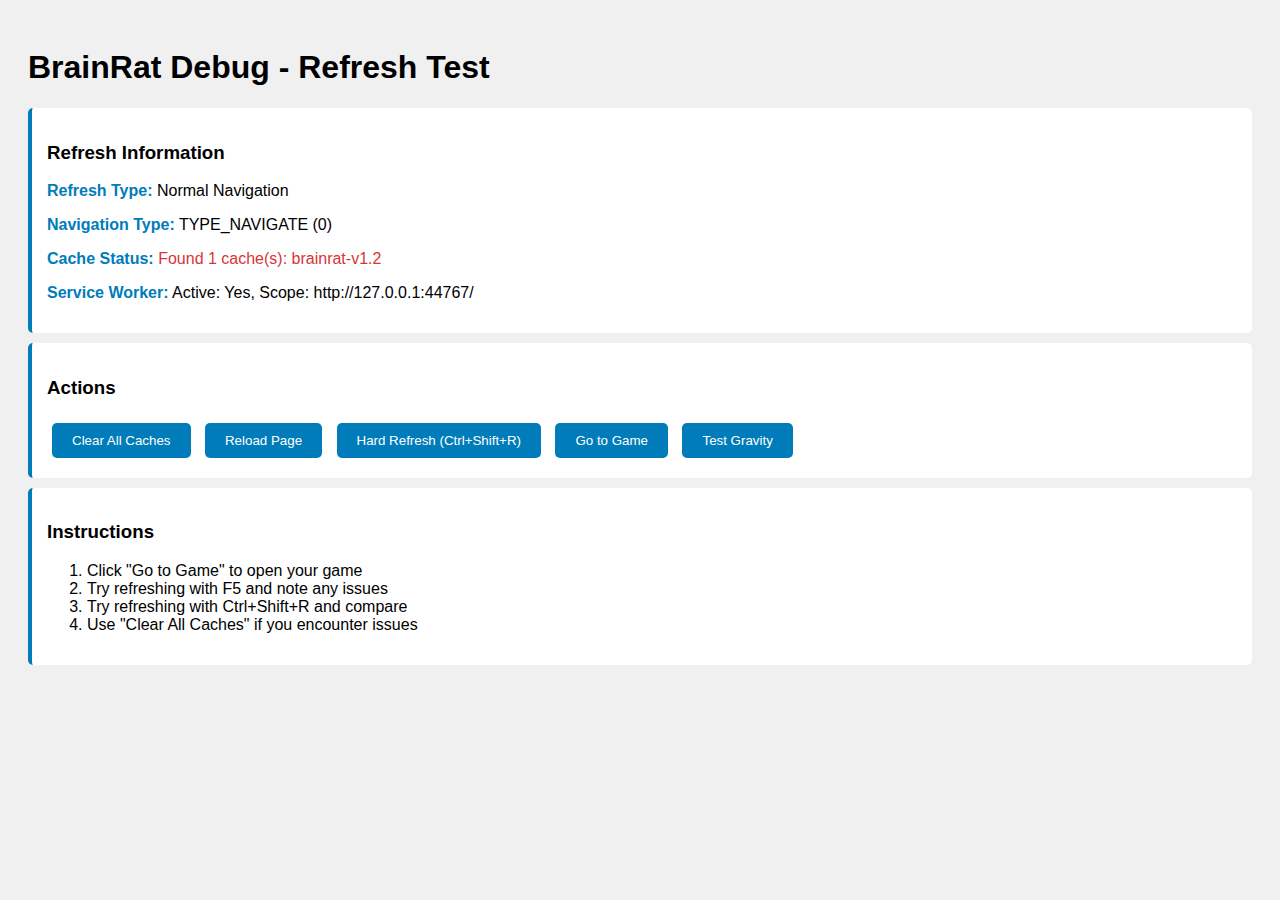
<file: debug.html>
<!DOCTYPE html>
<html lang="en">
<head>
    <meta charset="UTF-8">
    <meta name="viewport" content="width=device-width, initial-scale=1.0">
    <title>BrainRat Debug - Refresh Test</title>
    <style>
        body {
            font-family: Arial, sans-serif;
            padding: 20px;
            background-color: #f0f0f0;
        }
        .debug-info {
            background: white;
            padding: 15px;
            margin: 10px 0;
            border-radius: 5px;
            border-left: 4px solid #007cba;
        }
        .refresh-type {
            font-weight: bold;
            color: #007cba;
        }
        .cache-status {
            color: #d63638;
        }
        button {
            background: #007cba;
            color: white;
            border: none;
            padding: 10px 20px;
            border-radius: 5px;
            cursor: pointer;
            margin: 5px;
        }
        button:hover {
            background: #005a87;
        }
    </style>
</head>
<body>
    <h1>BrainRat Debug - Refresh Test</h1>
    
    <div class="debug-info">
        <h3>Refresh Information</h3>
        <p><span class="refresh-type">Refresh Type:</span> <span id="refresh-type">Detecting...</span></p>
        <p><span class="refresh-type">Navigation Type:</span> <span id="nav-type">Detecting...</span></p>
        <p><span class="refresh-type">Cache Status:</span> <span id="cache-status" class="cache-status">Checking...</span></p>
        <p><span class="refresh-type">Service Worker:</span> <span id="sw-status">Checking...</span></p>
    </div>
    
    <div class="debug-info">
        <h3>Actions</h3>
        <button onclick="clearAllCaches()">Clear All Caches</button>
        <button onclick="reloadPage()">Reload Page</button>
        <button onclick="hardRefresh()">Hard Refresh (Ctrl+Shift+R)</button>
        <button onclick="goToGame()">Go to Game</button>
        <button onclick="testGravity()">Test Gravity</button>
    </div>
    
    <div class="debug-info">
        <h3>Instructions</h3>
        <ol>
            <li>Click "Go to Game" to open your game</li>
            <li>Try refreshing with F5 and note any issues</li>
            <li>Try refreshing with Ctrl+Shift+R and compare</li>
            <li>Use "Clear All Caches" if you encounter issues</li>
        </ol>
    </div>

    <script>
        // Detect refresh type
        function detectRefreshType() {
            const navType = performance.navigation.type;
            let refreshType = 'Unknown';
            let navTypeText = 'Unknown';
            
            switch(navType) {
                case 0:
                    refreshType = 'Normal Navigation';
                    navTypeText = 'TYPE_NAVIGATE (0)';
                    break;
                case 1:
                    refreshType = 'Page Reload (F5)';
                    navTypeText = 'TYPE_RELOAD (1)';
                    break;
                case 2:
                    refreshType = 'Back/Forward';
                    navTypeText = 'TYPE_BACK_FORWARD (2)';
                    break;
                default:
                    refreshType = 'Other';
                    navTypeText = navType;
            }
            
            document.getElementById('refresh-type').textContent = refreshType;
            document.getElementById('nav-type').textContent = navTypeText;
        }
        
        // Check cache status
        async function checkCacheStatus() {
            if ('caches' in window) {
                try {
                    const cacheNames = await caches.keys();
                    const cacheInfo = cacheNames.length > 0 ? 
                        `Found ${cacheNames.length} cache(s): ${cacheNames.join(', ')}` : 
                        'No caches found';
                    document.getElementById('cache-status').textContent = cacheInfo;
                } catch (error) {
                    document.getElementById('cache-status').textContent = 'Error checking caches: ' + error.message;
                }
            } else {
                document.getElementById('cache-status').textContent = 'Caches API not supported';
            }
        }
        
        // Check service worker status
        async function checkServiceWorkerStatus() {
            if ('serviceWorker' in navigator) {
                try {
                    const registration = await navigator.serviceWorker.getRegistration();
                    if (registration) {
                        document.getElementById('sw-status').textContent = 
                            `Active: ${registration.active ? 'Yes' : 'No'}, Scope: ${registration.scope}`;
                    } else {
                        document.getElementById('sw-status').textContent = 'No service worker registered';
                    }
                } catch (error) {
                    document.getElementById('sw-status').textContent = 'Error checking SW: ' + error.message;
                }
            } else {
                document.getElementById('sw-status').textContent = 'Service Worker not supported';
            }
        }
        
        // Clear all caches
        async function clearAllCaches() {
            if ('caches' in window) {
                try {
                    const cacheNames = await caches.keys();
                    await Promise.all(cacheNames.map(name => caches.delete(name)));
                    alert('All caches cleared!');
                    checkCacheStatus();
                } catch (error) {
                    alert('Error clearing caches: ' + error.message);
                }
            } else {
                alert('Caches API not supported');
            }
        }
        
        // Reload page
        function reloadPage() {
            location.reload();
        }
        
        // Hard refresh
        function hardRefresh() {
            location.reload(true);
        }
        
        // Go to game
        function goToGame() {
            window.open('index.html', '_blank');
        }
        
        // Test gravity in the game
        function testGravity() {
            const gameWindow = window.open('index.html', '_blank');
            if (gameWindow) {
                setTimeout(() => {
                    try {
                        // Try to access the game's gravity
                        if (gameWindow.ensureCorrectGravity) {
                            gameWindow.ensureCorrectGravity();
                            alert('Gravity test completed! Check the game window.');
                        } else {
                            alert('Gravity function not accessible. Check console for details.');
                        }
                    } catch (e) {
                        alert('Could not test gravity: ' + e.message);
                    }
                }, 2000);
            }
        }
        
        // Initialize debug info
        window.addEventListener('load', function() {
            detectRefreshType();
            checkCacheStatus();
            checkServiceWorkerStatus();
        });
    </script>
</body>
</html>
</file>
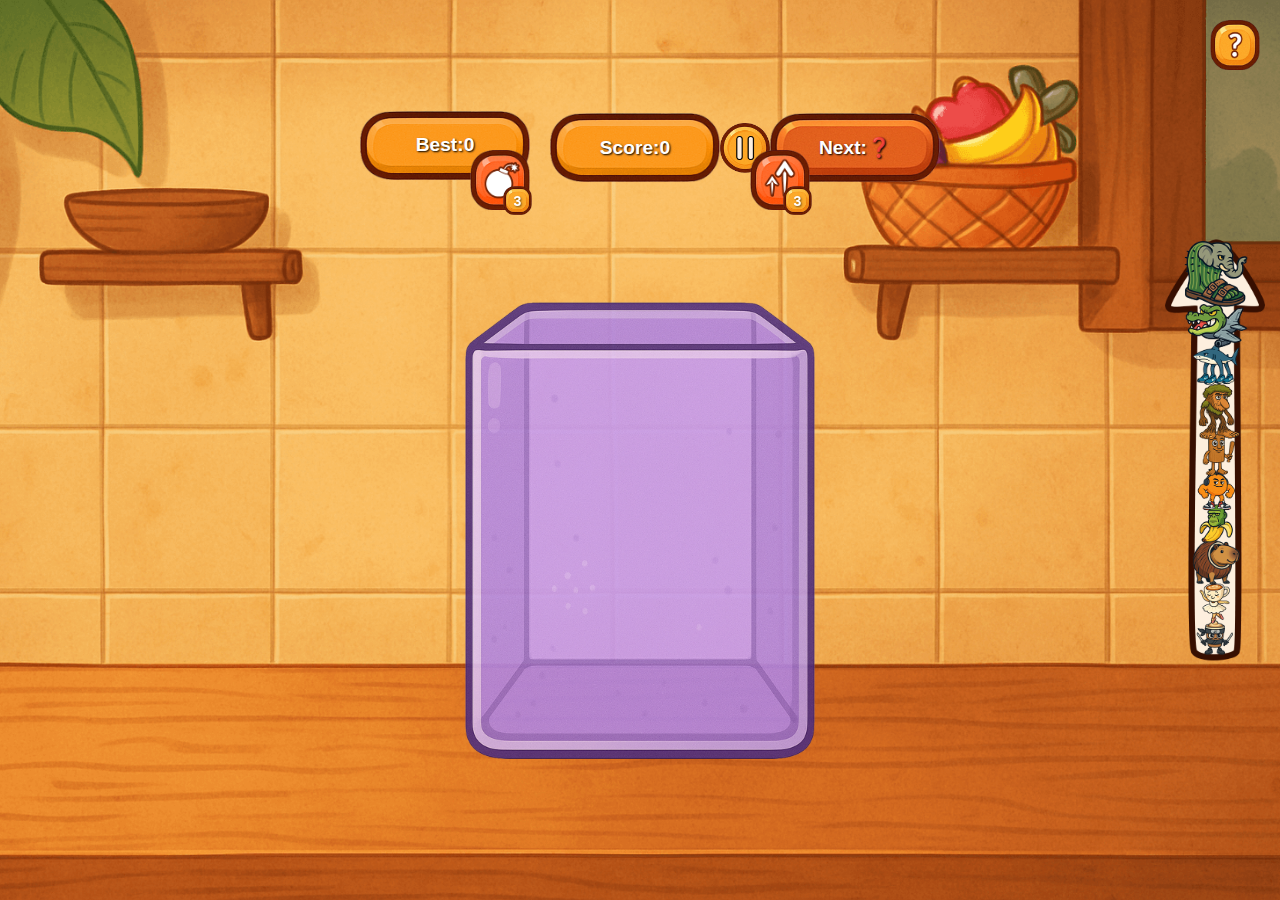
<file: index_backup.html>
<!DOCTYPE html>
<html lang="en">
<head>
    <meta charset="UTF-8">
    <meta name="viewport" content="width=device-width, initial-scale=1.0">
    <meta http-equiv="Cache-Control" content="no-cache, no-store, must-revalidate">
    <meta http-equiv="Pragma" content="no-cache">
    <meta http-equiv="Expires" content="0">
    <link rel="manifest" href="manifest.json">

    
    <link rel="stylesheet" href="style.css?v=1.1">
</head>
<body>
    <div id="ui-top-bar"> <!-- Wrapper for top UI elements -->
        <div id="score-display-area">
             Score: <span id="score">0</span> <!-- Reusing existing span -->
        </div>
        <div id="high-score-display-area">
             Best: <span id="best-score">0</span>
        </div>
        <img src="assets/BtnPause.png" id="pause-button" alt="Pause">
        <div id="next-fruit-area">
            Next: <span id="next-fruit-emoji">❓</span> <!-- Reusing existing span -->
        </div>
    </div>

    <!-- This might be visually redundant now -->
    <!-- Ability Usage Tutorial Popup -->
    
    <div id="game-container">
        <!-- The game will be rendered here by Matter.js -->
        <div id="ability-instruction" class="hidden"></div>
        <div id="drop-line-container" style="position: absolute; top: 0; left: 0; width: 100%; height: 100%; pointer-events: none; z-index: -1;"> 
            <div id="drop-line" style="position: absolute; display: none; pointer-events: none;"></div> <!-- This div uses CSS for its image -->
        </div>
    </div>
    
    <!-- حذف کانتینرهای ابیلیتی سمت راست -->
    <!-- <div id="ability-remove-fruit-container" style="position: absolute; top: 120px; right: 20px; display: flex; flex-direction: column; align-items: center; cursor: pointer;">
        <img src="assets/RemoveFruitBtn.png" id="ability-remove-icon" alt="Remove Fruit" width="50" height="50">
        <span id="ability-remove-count" style="background-color: rgba(0,0,0,0.7); color: white; padding: 2px 5px; border-radius: 5px; font-size: 14px; margin-top: 5px;">3</span>
    </div>
    
    <div id="ability-upgrade-fruit-container" style="position: absolute; top: 200px; right: 20px; display: flex; flex-direction: column; align-items: center; cursor: pointer;">
        <img src="assets/UpgradeBtn.png" id="ability-upgrade-icon" alt="Upgrade Fruit" width="50" height="50">
        <span id="ability-upgrade-count" style="background-color: rgba(0,0,0,0.7); color: white; padding: 2px 5px; border-radius: 5px; font-size: 14px; margin-top: 5px;">3</span>
    </div> -->

<div id="watch-ad-popup" class="hidden">
    <div style="background-image: url('assets/SmallPopup.png'); background-size: contain; background-repeat: no-repeat; background-position: center; padding: 20px; border-radius: 10px; text-align: center; position: relative; box-shadow: 0 0 15px rgba(0,0,0,0.5); /* Adjust width and height as needed for SmallPopup.png */ width: 300px; height: 200px;">
        <img src="assets/CloseBtn.png" id="close-watch-ad-popup" alt="Close" style="position: absolute; top: 10px; right: 10px; width: 30px; height: 30px; cursor: pointer;">
        <p style="color: white; text-shadow: 1px 1px 2px black;">Watch Ad to get more!</p> <!-- Added text styling for visibility -->
        <img src="assets/WatchAdBtn.png" id="watch-ad-btn" alt="Watch Ad" style="width: 100px; /* << ADJUST THIS VALUE */ cursor: pointer; margin-top: 15px;">
    </div>
</div>

<!-- Ability Tutorial Popup -->
<div id="ability-tutorial-popup" class="hidden">
    <div style="background-image: url('assets/SmallPopup.png'); background-size: contain; background-repeat: no-repeat; background-position: center; padding: 20px; border-radius: 10px; text-align: center; position: relative; box-shadow: 0 0 15px rgba(0,0,0,0.5); width: 300px; height: 200px;">
        <img src="assets/CloseBtn.png" id="close-ability-tutorial" alt="Close" style="position: absolute; top: 10px; right: 10px; width: 30px; height: 30px; cursor: pointer;">
        <p id="ability-tutorial-text" style="color: white; text-shadow: 1px 1px 2px black; margin-top: 20px;">Click on a fruit to use the ability!</p>
    </div>
</div>

    <!-- Remove or comment out old score-board and next-fruit-preview if they are separate -->
    <!-- <div id="score-board">Score: <span id="score">0</span></div> -->
    <!-- <div id="next-fruit-preview">Next: <span id="next-fruit-emoji">❓</span></div> -->
    <div id="abilities-container">
        <div class="ability-wrapper">
            <img src="assets/RemoveFruitBtn.png" class="ability-button" id="remove-ability">
            <span id="ability-remove-count" class="ability-count">3</span>
        </div>
        <div class="ability-wrapper">
            <img src="assets/UpgradeBtn.png" class="ability-button" id="upgrade-ability">
            <span id="ability-upgrade-count" class="ability-count">3</span>
        </div>
    </div>
    <img src="assets/TutorialBtn.png" id="tutorial-button" class="corner-button" alt="Show Tutorial">
    <div id="game-overlay" class="hidden"></div>

    <div id="pause-menu" class="hidden">
        <!-- Updated close button to an image -->
        <img src="assets/CloseBtn.png" id="close-pause-menu" class="close-button-img" alt="Close Menu">
        <h2>Paused</h2>
        <div class="sound-buttons-container">
            <img src="assets/MusicOnBtn.png" id="music-toggle-button" class="menu-image-button" alt="Toggle Music">
            <img src="assets/MusicOnBtn.png" id="sound-effects-toggle-button" class="menu-image-button" alt="Toggle Sound Effects">
        </div>
        <img src="assets/RetryBtn.png" id="restart-game-button" class="menu-image-button" alt="Restart Game">
        <img src="assets/RetryBtn.png" id="reset-high-score-button" class="menu-image-button" alt="Reset High Score" style="opacity: 0.7;">
    </div>

    <!-- Add this right after the game-container div -->
    <div id="merge-cycle-container">
        <img src="assets/MergeCycle1.png" id="merge-cycle-image" alt="Merge Cycle">
    </div>

    <!-- اضافه کردن پاپ‌آپ آموزش -->
    <div id="tutorial-popup" class="hidden">
        <img src="assets/CloseBtn.png" id="close-tutorial" class="close-button-img" alt="Close Tutorial">
        <div class="tutorial-content">
            <h2 id="tutorial-title">Tutorial</h2>
            <p id="tutorial-text">Welcome to the tutorial!</p>
            <div class="tutorial-navigation">
                <img src="assets/BackBtn.png" id="tutorial-prev" alt="Previous">
                <span id="tutorial-step">1/4</span>
                <img src="assets/NextBtn.png" id="tutorial-next" alt="Next">
            </div>
        </div>
    </div>

    <script src="https://cdnjs.cloudflare.com/ajax/libs/matter-js/0.19.0/matter.min.js"></script>
    <script src="main brain.js?v=1.1"></script>
    <script>
        if ('serviceWorker' in navigator) {
          navigator.serviceWorker.register('sw.js')
            .then(function(reg) {
              console.log('✅ Service Worker registered!', reg);
              
              // Clear old caches on page load
              if ('caches' in window) {
                caches.keys().then(function(cacheNames) {
                  return Promise.all(
                    cacheNames.map(function(cacheName) {
                      if (cacheName !== 'brainrat-v1.1') {
                        console.log('🗑️ Deleting old cache:', cacheName);
                        return caches.delete(cacheName);
                      }
                    })
                  );
                });
              }
            })
            .catch(function(err) {
              console.error('❌ Service Worker registration failed:', err);
            });
        }
      </script>
      
</body>
</html>
</file>
<file: style.css>
body {
    display: flex;
    flex-direction: column;
    align-items: center;
    font-family: Arial, sans-serif;
    background-image: url('assets/background.png');
    background-size: cover;
    background-position: center;
    background-repeat: no-repeat;
    background-attachment: fixed;
    min-height: 100vh;
    margin: 0;
    padding-top: 20px;
    overflow-x: hidden; /* Prevent horizontal scroll */
    overflow-y: hidden; /* Prevent vertical scroll */
}

h1 { /* Style or remove this if it conflicts with new UI */
    margin-bottom: 10px;
    color: #333; /* Example color */
}

/* Add this rule to apply text styling to all UI text */
.ability-count, #pause-menu h2, #game-over-message h2, #game-over-message p, 
#watch-ad-popup p, .menu-button, #ui-top-bar {
    color: white;
    font-weight: bold;
    text-shadow: 1px 1px 2px black;
}

/* New UI Top Bar for Score, Pause, Next Fruit */
#ui-top-bar {
    display: flex;
    justify-content: space-between; /* Distribute items along the bar */
    align-items: center;
    width: 95%; /* Responsive width */
    max-width: 600px; /* Max width for larger screens */
    margin-bottom: 15px; /* Space below the bar */
    padding: 5px 0;
    position: relative; /* For potential absolute positioning of children if needed */
}

#score-display-area, #next-fruit-area, #high-score-display-area {
    background-size: contain; /* Or 'cover' or specific dimensions */
    background-repeat: no-repeat;
    background-position: center;
    display: flex;
    justify-content: center;
    align-items: center;
    color: white; /* Adjust text color for visibility on your assets */
    font-size: 1.2em; /* Adjust as needed */
    font-weight: bold;
    text-shadow: 1px 1px 2px black; /* Example text shadow for readability */
    padding: 10px; /* Add some padding around the text */
    /* Set specific dimensions based on your asset images */
    /* Example dimensions (adjust these to your ScoreSpot.png and NextSpot.png actuals) */
    width: 150px;
    height: 60px;
}

#score-display-area {
    background-image: url('assets/ScoreSpot.png');
    /* Add specific styles if ScoreSpot needs different text alignment or size */
}

#high-score-display-area {
    display: flex;
    justify-content: center;
    align-items: center;
    color: white;
    font-size: 1.2em;
    font-weight: bold;
    text-shadow: 1px 1px 2px black;
    background-image: url('assets/ScoreSpot.png');
    background-size: contain;
    background-repeat: no-repeat;
    background-position: center;
    width: 150px;
    height: 60px;
    margin: 0 auto 5px auto;
    position: relative;
    top: 0;
}

#next-fruit-area {
    background-image: url('assets/NextSpot.png');
    /* Add specific styles if NextSpot needs different text alignment or size */
}

#score-display-area span, #next-fruit-area span, #high-score-display-area span {
    /* Styles for the actual score/emoji text if needed */
}

/* Pause Button Styling - Positioned within #ui-top-bar implicitly by flex order */
#pause-button {
    cursor: pointer;
    width: 50px;
    height: 50px;
    transition: transform 0.1s ease-in-out;
    /* Removed fixed positioning, will be positioned by flexbox in #ui-top-bar */
    /* z-index: 1002; */ /* May not be needed if not fixed */
    order: 2; /* Explicitly set order if needed, default is source order */
}

/* Remove flex order for high-score-display-area */
#score-display-area { order: 1; }
#pause-button { order: 2; }
#next-fruit-area { order: 3; }

#pause-button:hover {
    transform: scale(1.1);
}

#pause-button:active {
    transform: scale(0.95);
}

#game-container {
    width: 350px; /* Bucket width - should ideally match your Bucket.png aspect ratio */
    height: 540px; /* Bucket height - should ideally match your Bucket.png aspect ratio */
    position: relative;
    /* background-color: #fff; */
    /* border: 2px solid #333; */
    margin-top: 50px; /* Increased from 10px to move bucket lower */

    background-image: url('assets/Bucket.png');
    background-size: contain; /* Changed from cover to contain */
    background-position: center; /* Or 'top left', '50% 50%', '10px 20px' etc. */
    background-repeat: no-repeat;
}

canvas {
    display: block;
    background-color: transparent; /* Make canvas transparent to see Bucket.png behind fruits */
    position: relative; /* Ensure canvas establishes a stacking context */
    z-index: 0; /* Ensure fruits on canvas are above elements with negative z-index */
}

/* Pause Menu Styling - Normal Size (This one will be kept) */
#pause-menu {
    position: absolute;
    top: 50%;
    left: 50%;
    transform: translate(-50%, -50%);
    color: white; /* Or whatever color suits your Popup.png text areas */
    text-align: center;
    z-index: 1001;

    background-image: url('assets/Popup.png');
    /* --- Key Change Here --- */
    background-size: contain; /* This will ensure the image fits while maintaining aspect ratio */
    /* Or, if you want the image to be its exact pixel size and the div to match: */
    /* background-size: auto; */
    background-repeat: no-repeat;
    background-position: center;

    /* --- Adjust width and height to match your Popup.png dimensions --- */
    /* If using background-size: auto, these should be the exact dimensions of Popup.png */
    /* If using background-size: contain, these define the max area for the popup image */
    width: 600px;  /* Example: Replace with actual width of Popup.png or desired container width */
    height: 450px; /* Example: Replace with actual height of Popup.png or desired container height */
    /* If your Popup.png is, for example, 500x350px, set these to 500px and 350px respectively. */

    display: flex;
    flex-direction: column;
    justify-content: center; /* Adjust if your Popup.png has specific areas for content */
    align-items: center;
    padding: 20px; /* This padding is inside the background image. Adjust as needed. */
    /* border-radius: 20px; */ /* Only if your Popup.png itself isn't rounded */
}

#pause-menu h2 {
    margin-top: 0;
    margin-bottom: 20px; /* Adjust spacing based on your Popup.png layout */
    font-size: 1.8em;
    color: #333; /* Adjust if your Popup.png has a light background for the title */
    position: relative; /* Allows z-index if text needs to be above parts of the image */
    z-index: 1; /* Ensures text is above the background image if padding is tricky */
}

.menu-image-button {
    cursor: pointer;
    width: 150px; /* Adjust based on your Popup.png button areas */
    height: auto;
    margin: 10px 0; /* Adjust spacing */
    transition: transform 0.2s ease-in-out;
    position: relative; /* Allows z-index */
    z-index: 1; /* Ensures buttons are above the background image */
}

.menu-image-button:hover {
    transform: scale(1.08);
}

.menu-image-button:active {
    transform: scale(0.95);
}

/* Close button for pause menu - Updated for Image */
#close-pause-menu {
    position: absolute;
    top: 20px;
    right: 140px;
    width: 40px;
    height: 40px;
    cursor: pointer;
    transition: transform 0.1s ease-in-out;
}

#close-pause-menu:hover {
    transform: scale(1.1);
}

/* Game Overlay Styling */
#game-overlay {
    position: fixed; /* Cover the whole screen */
    top: 0;
    left: 0;
    width: 100%;
    height: 100%;
    background-color: rgba(0, 0, 0, 0.6); /* Semi-transparent black */
    z-index: 1000; /* Below pause menu, above everything else */
}

/* Utility class to hide elements */
.hidden {
    display: none !important; /* Use !important to ensure it overrides other display properties */
}

/* Remove all custom cursor styles */
/* Custom cursor for remove ability */
.remove-cursor-active {
    pointer-events: auto !important;
}

/* Custom cursor for upgrade ability */
.upgrade-cursor-active {
    pointer-events: auto !important;
}

/* Force cursor on canvas */
#game-container canvas {
    cursor: default !important;
}

/* MergeCycle image on the right side */
#merge-cycle-container {
    position: fixed;
    right: 15px;
    top: 50%;
    transform: translateY(-50%);
    z-index: 999;
}

#merge-cycle-image {
    width: 100px;
    height: auto;
    display: block;
}

/* Tablet Styles (768px and below) */
@media (max-width: 768px) {
    #merge-cycle-container {
        position: fixed;
        right: auto;
        top: auto;
        bottom: 5px;
        left: 50%;
        transform: translateX(-50%);
        z-index: 999;
    }

    #merge-cycle-image {
        content: url('assets/mergeCycleH.png');
        width: 200px;
        margin: 0 auto;
    }
}

@media (max-width: 480px) {
    #merge-cycle-container {
        bottom: 2px;
    }

    #merge-cycle-image {
        width: 180px;
    }
}

#drop-line {
    position: absolute;
    pointer-events: none; 
    opacity: 0.7; 
    background-image: url('assets/DropLine.png'); /* OR dropline.jpg - VERIFY THIS */
    background-repeat: repeat-y; 
    background-position: top center; 
    /* Width and height are set by JavaScript */
}

/* کانتینر برای قابلیت‌ها در سمت چپ صفحه */
#abilities-container {
    position: fixed;
    left: 0px;
    top: 20%;
    transform: translateY(-50%);
    z-index: 999;
    display: flex;
    flex-direction: row;
    gap: 220px;
    width: 100%;
    justify-content: center;
    pointer-events: none;
}

.ability-wrapper {
    position: relative;
    display: flex;
    flex-direction: column;
    align-items: center;
    pointer-events: auto;
    touch-action: none; /* جلوگیری از اسکرول هنگام لمس */
}

.ability-button {
    width: 60px;
    height: 60px;
    max-width: 70px;
    max-height: 70px;
    min-width: 40px;
    min-height: 40px;
    cursor: pointer;
    transition: transform 0.2s ease-in-out;
    touch-action: none; /* جلوگیری از اسکرول هنگام لمس */
}

.ability-button:hover {
    transform: scale(1.1);
}

.ability-button:active {
    transform: scale(0.95);
}

.ability-count {
    position: absolute;
    bottom: -5px;
    right: -5px;
    background-image: url('assets/CountSpot.png');
    background-size: contain;
    background-repeat: no-repeat;
    background-position: center;
    color: white;
    padding: 2px 5px;
    font-size: 14px;
    width: 25px;
    height: 25px;
    display: flex;
    justify-content: center;
    align-items: center;
    text-shadow: 1px 1px 2px rgba(0,0,0,0.5);
}

/* استایل‌های موجود برای نشانگرهای قابلیت */
.remove-cursor-active {
    cursor: url('assets/RemoveCursor.png'), auto; /* Fallback to auto if image fails */
}

/* استایل‌های انیمیشن منوی توقف - اضافه کنید به انتهایی فایل */
#pause-menu {
    transform-origin: center center;
    transition: transform 0.3s ease, opacity 0.3s ease;
}

#pause-menu.opening {
    transform: translate(-50%, -50%) scale(1);
    opacity: 1;
}

#pause-menu.closing {
    transform: translate(-50%, -50%) scale(0.1);
    opacity: 0;
}

#pause-menu.hidden {
    transform: translate(-50%, -50%) scale(0.1);
    opacity: 0;
    /* نکته مهم: display: none را حذف می‌کنیم تا انیمیشن کار کند */
    display: block !important;
    pointer-events: none; /* جلوگیری از کلیک روی منوی مخفی */
}

/* کلاس جدید برای مخفی کردن کامل بعد از انیمیشن */
#pause-menu.fully-hidden {
    display: none !important;
}

/* انیمیشن‌های مشترک برای همه پاپ‌آپ‌ها */
@keyframes openMenu {
    from {
        transform: scale(0.1);
        opacity: 0;
    }
    to {
        transform: scale(1);
        opacity: 1;
    }
}

@keyframes closeMenu {
    from {
        transform: scale(1);
        opacity: 1;
    }
    to {
        transform: scale(0.1);
        opacity: 0;
    }
}

/* استایل برای پاپ‌آپ game over */
#game-over-message {
    transform-origin: center center;
    transition: transform 0.3s ease, opacity 0.3s ease;
}

#game-over-message.opening {
    animation: openMenu 0.3s ease forwards;
}

#game-over-message.closing {
    animation: closeMenu 0.3s ease forwards;
}

#game-over-message.hidden {
    transform: translate(-50%, -50%) scale(0.1);
    opacity: 0;
    display: block !important;
    pointer-events: none;
}

#game-over-message.fully-hidden {
    display: none !important;
}

/* استایل برای پاپ‌آپ تبلیغات */
#watch-ad-popup {
    /* This element itself needs to be centered if its child's animation relies on it. */
    /* The JavaScript already sets position: fixed, top: 50%, left: 50%, transform: translate(-50%,-50%) */
    /* z-index should be higher than game-overlay */
    z-index: 1001; 
}

#watch-ad-popup > div {
    transform-origin: center center;
    transition: transform 0.3s ease, opacity 0.3s ease;
}

#watch-ad-popup.opening > div {
    animation: openMenu 0.3s ease forwards;
}

#watch-ad-popup.closing > div {
    animation: closeMenu 0.3s ease forwards;
}

#watch-ad-popup.hidden > div {
    transform: scale(0.1);
    opacity: 0;
}

#watch-ad-popup.fully-hidden {
    display: none !important;
}

#watch-ad-btn {
    transition: transform 0.2s ease-in-out;
}

#watch-ad-btn:hover {
    transform: scale(1.1);
}

#watch-ad-btn:active {
    transform: scale(0.95);
}

/* استایل برای پاپ‌آپ آموزش */
#tutorial-popup {
    position: fixed;
    top: 50%;
    left: 50%;
    transform: translate(-50%, -50%);
    background-image: url('assets/SmallPopup.png');
    background-size: contain;
    background-repeat: no-repeat;
    background-position: center;
    padding: 40px;
    border-radius: 10px;
    text-align: center;
    z-index: 1000;
    width: 300px;
    height: 200px;
    display: flex;
    flex-direction: column;
    justify-content: center;
    align-items: center;
}

.tutorial-content {
    display: flex;
    flex-direction: column;
    align-items: center;
    justify-content: center;
    height: 100%;
    width: 100%;
}

#tutorial-title {
    color: white;
    margin-bottom: 15px;
    text-shadow: 1px 1px 2px rgba(0,0,0,0.5);
}

#tutorial-text {
    color: white;
    margin-bottom: 20px;
    text-shadow: 1px 1px 2px rgba(0,0,0,0.5);
    line-height: 1.4;
}

/* Tutorial Navigation */
.tutorial-navigation {
    display: flex;
    justify-content: center;
    align-items: center;
    gap: 20px;
    margin-top: 20px;
}

#tutorial-prev, #tutorial-next {
    width: 40px;
    height: 40px;
    cursor: pointer;
    transition: transform 0.2s ease;
}

#tutorial-prev:hover, #tutorial-next:hover {
    transform: scale(1.1);
}

#tutorial-prev:active, #tutorial-next:active {
    transform: scale(0.95);
}

#tutorial-step {
    color: white;
    font-size: 16px;
    text-shadow: 1px 1px 2px rgba(0,0,0,0.5);
}

/* Sound buttons container */
.sound-buttons-container {
    display: flex;
    gap: 20px; /* Space between the buttons */
    margin-bottom: 20px; /* Space between this container and the restart button */
}

/* Corner button styles */
.corner-button {
    position: fixed;
    top: 20px;
    right: 20px;
    width: 50px;
    height: 50px;
    cursor: pointer;
    transition: transform 0.2s ease-in-out;
    z-index: 1000;
}

.corner-button:hover {
    transform: scale(1.1);
}

.corner-button:active {
    transform: scale(0.95);
}

/* Ability Tutorial Popup Styles */
#ability-tutorial-popup {
    position: fixed;
    top: 0;
    left: 0;
    width: 100%;
    height: 100%;
    background-color: rgba(0,0,0,0.7);
    display: flex;
    justify-content: center;
    align-items: center;
    z-index: 2000;
    transform-origin: center center;
    transition: transform 0.3s ease, opacity 0.3s ease;
}

#ability-tutorial-popup > div {
    background-image: url('assets/InfoSpot.png');
    background-size: contain;
    background-repeat: no-repeat;
    background-position: center;
    padding: 20px;
    border-radius: 10px;
    text-align: center;
    position: relative;
    box-shadow: 0 0 15px rgba(0,0,0,0.5);
    width: 300px;
    height: 200px;
}

#ability-tutorial-popup.opening {
    transform: scale(1);
    opacity: 1;
}

#ability-tutorial-popup.closing {
    transform: scale(0.1);
    opacity: 0;
}

#ability-tutorial-popup.hidden {
    transform: scale(0.1);
    opacity: 0;
    display: block !important;
    pointer-events: none;
}

#ability-tutorial-popup.fully-hidden {
    display: none !important;
}

/* Add transition for button opacity */
.ability-button, #pause-button, #tutorial-button {
    transition: opacity 0.3s ease;
}

/* Ability Instruction Text */
#ability-instruction {
    position: fixed;
    top: 40px;
    left: 50%;
    transform: translateX(-50%);
    background-image: url('assets/InfoSpot.png');
    background-size: contain;
    background-repeat: no-repeat;
    background-position: center;
    color: white;
    padding: 20px 40px;
    border-radius: 5px;
    font-size: 18px;
    text-align: center;
    z-index: 1000;
    pointer-events: none;
    width: 300px;
    height: 100px;
    display: flex;
    align-items:  center;
    justify-content:center;
   
    text-shadow: 1px 1px 2px rgba(0,0,0,0.5);
    background-color: transparent;
}

#ability-instruction.hidden {
    display: none;
}

#ability-instruction.visible {
    display: flex;
}

/* UI Elements Transition */
#ui-top-bar, #abilities-container, #merge-cycle-container {
    transition: opacity 0.3s ease, transform 0.3s ease;
}

.ui-hidden {
    opacity: 0 !important;
    transform: translateY(-20px) !important;
    pointer-events: none !important;
}

/* New separate class for tutorial close button */
#close-tutorial {
    position: absolute;
    top: 10px;
    right: 1px;
    width: 30px;
    height: 30px;
    cursor: pointer;
    z-index: 1001;
    transition: transform 0.1s ease-in-out;
}

#close-tutorial:hover {
    transform: scale(1.1);
}

/* Responsive styles */
@media (max-width: 768px) {
    .corner-button {
        width: 40px;
        height: 40px;
        top: 176px;
        right: 15px;
    }
}

@media (max-width: 480px) {
    .corner-button {
        width: 35px;
        height: 35px;
        top: 90px; /* Increased from 70px */
        right: 10px;
    }
}

#ability-disable-tip {
    position: fixed;
    top: 130px; /* Adjust as needed to be just below the InfoSpot box */
    left: 50%;
    transform: translateX(-50%);
    color: white;
    font-size: 16px;
    opacity: 0.7;
    z-index: 1001;
    pointer-events: none;
    text-shadow: 1px 1px 2px black;
    background: none;
    padding: 0;
}
#ability-disable-tip.hidden {
    display: none;
}
#ability-disable-tip.visible {
    display: block;
}
/* Ensure proper centering for all screen sizes */
body {
    display: flex;
    flex-direction: column;
    align-items: center;
    justify-content: center;
    min-height: 100vh;
    padding: 20px 0;
    box-sizing: border-box;
}

#game-container {
    width: 350px; /* Bucket width - should ideally match your Bucket.png aspect ratio */
    height: 540px; /* Bucket height - should ideally match your Bucket.png aspect ratio */
    position: relative;
    /* background-color: #fff; */
    /* border: 2px solid #333; */
    margin-top: 50px; /* Increased from 10px to move bucket lower */

    background-image: url('assets/Bucket.png');
    background-size: contain; /* Changed from cover to contain */
    background-position: center; /* Or 'top left', '50% 50%', '10px 20px' etc. */
    background-repeat: no-repeat;
}

canvas {
    display: block;
    background-color: transparent; /* Make canvas transparent to see Bucket.png behind fruits */
    position: relative; /* Ensure canvas establishes a stacking context */
    z-index: 0; /* Ensure fruits on canvas are above elements with negative z-index */
}

/* Pause Menu Styling - Normal Size (This one will be kept) */
#pause-menu {
    position: absolute;
    top: 50%;
    left: 50%;
    transform: translate(-50%, -50%);
    color: white; /* Or whatever color suits your Popup.png text areas */
    text-align: center;
    z-index: 1001;

    background-image: url('assets/Popup.png');
    /* --- Key Change Here --- */
    background-size: contain; /* This will ensure the image fits while maintaining aspect ratio */
    /* Or, if you want the image to be its exact pixel size and the div to match: */
    /* background-size: auto; */
    background-repeat: no-repeat;
    background-position: center;

    /* --- Adjust width and height to match your Popup.png dimensions --- */
    /* If using background-size: auto, these should be the exact dimensions of Popup.png */
    /* If using background-size: contain, these define the max area for the popup image */
    width: 600px;  /* Example: Replace with actual width of Popup.png or desired container width */
    height: 450px; /* Example: Replace with actual height of Popup.png or desired container height */
    /* If your Popup.png is, for example, 500x350px, set these to 500px and 350px respectively. */

    display: flex;
    flex-direction: column;
    justify-content: center; /* Adjust if your Popup.png has specific areas for content */
    align-items: center;
    padding: 20px; /* This padding is inside the background image. Adjust as needed. */
    /* border-radius: 20px; */ /* Only if your Popup.png itself isn't rounded */
}

#pause-menu h2 {
    margin-top: 0;
    margin-bottom: 20px; /* Adjust spacing based on your Popup.png layout */
    font-size: 1.8em;
    color: #333; /* Adjust if your Popup.png has a light background for the title */
    position: relative; /* Allows z-index if text needs to be above parts of the image */
    z-index: 1; /* Ensures text is above the background image if padding is tricky */
}

.menu-image-button {
    cursor: pointer;
    width: 150px; /* Adjust based on your Popup.png button areas */
    height: auto;
    margin: 10px 0; /* Adjust spacing */
    transition: transform 0.2s ease-in-out;
    position: relative; /* Allows z-index */
    z-index: 1; /* Ensures buttons are above the background image */
}

.menu-image-button:hover {
    transform: scale(1.08);
}

.menu-image-button:active {
    transform: scale(0.95);
}

/* Close button for pause menu - Updated for Image */
#close-pause-menu {
    position: absolute;
    top: 20px;
    right: 140px;
    width: 40px;
    height: 40px;
    cursor: pointer;
    transition: transform 0.1s ease-in-out;
}

#close-pause-menu:hover {
    transform: scale(1.1);
}

/* Game Overlay Styling */
#game-overlay {
    position: fixed; /* Cover the whole screen */
    top: 0;
    left: 0;
    width: 100%;
    height: 100%;
    background-color: rgba(0, 0, 0, 0.6); /* Semi-transparent black */
    z-index: 1000; /* Below pause menu, above everything else */
}

/* Utility class to hide elements */
.hidden {
    display: none !important; /* Use !important to ensure it overrides other display properties */
}

/* Remove all custom cursor styles */
/* Custom cursor for remove ability */
.remove-cursor-active {
    pointer-events: auto !important;
}

/* Custom cursor for upgrade ability */
.upgrade-cursor-active {
    pointer-events: auto !important;
}

/* Force cursor on canvas */
#game-container canvas {
    cursor: default !important;
}

/* MergeCycle image on the right side */
#merge-cycle-container {
    position: fixed;
    right: 15px;
    top: 50%;
    transform: translateY(-50%);
    z-index: 999;
}

#merge-cycle-image {
    width: 100px;
    height: auto;
    display: block;
}

/* Tablet Styles (768px and below) */
@media (max-width: 768px) {
    #merge-cycle-container {
        position: fixed;
        right: auto;
        top: auto;
        bottom: 5px;
        left: 50%;
        transform: translateX(-50%);
        z-index: 999;
    }

    #merge-cycle-image {
        content: url('assets/mergeCycleH.png');
        width: 300px;
        margin: 0 auto;
    }
}

@media (max-width: 480px) {
    #merge-cycle-container {
        bottom: 2px;
    }

    #merge-cycle-image {
        width: 300px;
    }
}

#drop-line {
    position: absolute;
    pointer-events: none; 
    opacity: 0.7; 
    background-image: url('assets/DropLine.png'); /* OR dropline.jpg - VERIFY THIS */
    background-repeat: repeat-y; 
    background-position: top center; 
    /* Width and height are set by JavaScript */
}

/* کانتینر برای قابلیت‌ها در سمت چپ صفحه */
#abilities-container {
    position: fixed;
    left: 0px;
    top: 20%;
    transform: translateY(-50%);
    z-index: 999;
    display: flex;
    flex-direction: row;
    gap: 220px;
    width: 100%;
    justify-content: center;
    pointer-events: none;
}

.ability-wrapper {
    position: relative;
    display: flex;
    flex-direction: column;
    align-items: center;
    pointer-events: auto;
    touch-action: none; /* جلوگیری از اسکرول هنگام لمس */
}

.ability-button {
    width: 60px;
    height: 60px;
    max-width: 70px;
    max-height: 70px;
    min-width: 40px;
    min-height: 40px;
    cursor: pointer;
    transition: transform 0.2s ease-in-out;
    touch-action: none; /* جلوگیری از اسکرول هنگام لمس */
}

.ability-button:hover {
    transform: scale(1.1);
}

.ability-button:active {
    transform: scale(0.95);
}

.ability-count {
    position: absolute;
    bottom: -5px;
    right: -5px;
    background-image: url('assets/CountSpot.png');
    background-size: contain;
    background-repeat: no-repeat;
    background-position: center;
    color: white;
    padding: 2px 5px;
    font-size: 14px;
    width: 25px;
    height: 25px;
    display: flex;
    justify-content: center;
    align-items: center;
    text-shadow: 1px 1px 2px rgba(0,0,0,0.5);
}

/* استایل‌های موجود برای نشانگرهای قابلیت */
.remove-cursor-active {
    cursor: url('assets/RemoveCursor.png'), auto; /* Fallback to auto if image fails */
}

/* استایل‌های انیمیشن منوی توقف - اضافه کنید به انتهایی فایل */
#pause-menu {
    transform-origin: center center;
    transition: transform 0.3s ease, opacity 0.3s ease;
}

#pause-menu.opening {
    transform: translate(-50%, -50%) scale(1);
    opacity: 1;
}

#pause-menu.closing {
    transform: translate(-50%, -50%) scale(0.1);
    opacity: 0;
}

#pause-menu.hidden {
    transform: translate(-50%, -50%) scale(0.1);
    opacity: 0;
    /* نکته مهم: display: none را حذف می‌کنیم تا انیمیشن کار کند */
    display: block !important;
    pointer-events: none; /* جلوگیری از کلیک روی منوی مخفی */
}

/* کلاس جدید برای مخفی کردن کامل بعد از انیمیشن */
#pause-menu.fully-hidden {
    display: none !important;
}

/* انیمیشن‌های مشترک برای همه پاپ‌آپ‌ها */
@keyframes openMenu {
    from {
        transform: scale(0.1);
        opacity: 0;
    }
    to {
        transform: scale(1);
        opacity: 1;
    }
}

@keyframes closeMenu {
    from {
        transform: scale(1);
        opacity: 1;
    }
    to {
        transform: scale(0.1);
        opacity: 0;
    }
}

/* استایل برای پاپ‌آپ game over */
#game-over-message {
    transform-origin: center center;
    transition: transform 0.3s ease, opacity 0.3s ease;
}

#game-over-message.opening {
    animation: openMenu 0.3s ease forwards;
}

#game-over-message.closing {
    animation: closeMenu 0.3s ease forwards;
}

#game-over-message.hidden {
    transform: translate(-50%, -50%) scale(0.1);
    opacity: 0;
    display: block !important;
    pointer-events: none;
}

#game-over-message.fully-hidden {
    display: none !important;
}

/* استایل برای پاپ‌آپ تبلیغات */
#watch-ad-popup {
    /* This element itself needs to be centered if its child's animation relies on it. */
    /* The JavaScript already sets position: fixed, top: 50%, left: 50%, transform: translate(-50%,-50%) */
    /* z-index should be higher than game-overlay */
    z-index: 1001; 
}

#watch-ad-popup > div {
    transform-origin: center center;
    transition: transform 0.3s ease, opacity 0.3s ease;
}

#watch-ad-popup.opening > div {
    animation: openMenu 0.3s ease forwards;
}

#watch-ad-popup.closing > div {
    animation: closeMenu 0.3s ease forwards;
}

#watch-ad-popup.hidden > div {
    transform: scale(0.1);
    opacity: 0;
}

#watch-ad-popup.fully-hidden {
    display: none !important;
}

#watch-ad-btn {
    transition: transform 0.2s ease-in-out;
}

#watch-ad-btn:hover {
    transform: scale(1.1);
}

#watch-ad-btn:active {
    transform: scale(0.95);
}

/* استایل برای پاپ‌آپ آموزش */
#tutorial-popup {
    position: fixed;
    top: 50%;
    left: 50%;
    transform: translate(-50%, -50%);
    background-image: url('assets/SmallPopup.png');
    background-size: contain;
    background-repeat: no-repeat;
    background-position: center;
    padding: 40px;
    border-radius: 10px;
    text-align: center;
    z-index: 1000;
    width: 300px;
    height: 200px;
    display: flex;
    flex-direction: column;
    justify-content: center;
    align-items: center;
}

.tutorial-content {
    display: flex;
    flex-direction: column;
    align-items: center;
    justify-content: center;
    height: 100%;
    width: 100%;
}

#tutorial-title {
    color: white;
    margin-bottom: 15px;
    text-shadow: 1px 1px 2px rgba(0,0,0,0.5);
}

#tutorial-text {
    color: white;
    margin-bottom: 20px;
    text-shadow: 1px 1px 2px rgba(0,0,0,0.5);
    line-height: 1.4;
}

/* Tutorial Navigation */
.tutorial-navigation {
    display: flex;
    justify-content: center;
    align-items: center;
    gap: 20px;
    margin-top: 20px;
}

#tutorial-prev, #tutorial-next {
    width: 40px;
    height: 40px;
    cursor: pointer;
    transition: transform 0.2s ease;
}

#tutorial-prev:hover, #tutorial-next:hover {
    transform: scale(1.1);
}

#tutorial-prev:active, #tutorial-next:active {
    transform: scale(0.95);
}

#tutorial-step {
    color: white;
    font-size: 16px;
    text-shadow: 1px 1px 2px rgba(0,0,0,0.5);
}

/* Sound buttons container */
.sound-buttons-container {
    display: flex;
    gap: 20px; /* Space between the buttons */
    margin-bottom: 20px; /* Space between this container and the restart button */
}

/* Corner button styles */
.corner-button {
    position: fixed;
    top: 20px;
    right: 20px;
    width: 50px;
    height: 50px;
    cursor: pointer;
    transition: transform 0.2s ease-in-out;
    z-index: 1000;
}

.corner-button:hover {
    transform: scale(1.1);
}

.corner-button:active {
    transform: scale(0.95);
}

/* Ability Tutorial Popup Styles */
#ability-tutorial-popup {
    position: fixed;
    top: 0;
    left: 0;
    width: 100%;
    height: 100%;
    background-color: rgba(0,0,0,0.7);
    display: flex;
    justify-content: center;
    align-items: center;
    z-index: 2000;
    transform-origin: center center;
    transition: transform 0.3s ease, opacity 0.3s ease;
}

#ability-tutorial-popup > div {
    background-image: url('assets/InfoSpot.png');
    background-size: contain;
    background-repeat: no-repeat;
    background-position: center;
    padding: 20px;
    border-radius: 10px;
    text-align: center;
    position: relative;
    box-shadow: 0 0 15px rgba(0,0,0,0.5);
    width: 300px;
    height: 200px;
}

#ability-tutorial-popup.opening {
    transform: scale(1);
    opacity: 1;
}

#ability-tutorial-popup.closing {
    transform: scale(0.1);
    opacity: 0;
}

#ability-tutorial-popup.hidden {
    transform: scale(0.1);
    opacity: 0;
    display: block !important;
    pointer-events: none;
}

#ability-tutorial-popup.fully-hidden {
    display: none !important;
}

/* Add transition for button opacity */
.ability-button, #pause-button, #tutorial-button {
    transition: opacity 0.3s ease;
}

/* Ability Instruction Text */
#ability-instruction {
    position: fixed;
    top: 40px;
    left: 50%;
    transform: translateX(-50%);
    background-image: url('assets/InfoSpot.png');
    background-size: contain;
    background-repeat: no-repeat;
    background-position: center;
    color: white;
    padding: 20px 40px;
    border-radius: 5px;
    font-size: 18px;
    text-align: center;
    z-index: 1000;
    pointer-events: none;
    width: 300px;
    height: 100px;
    display: flex;
    align-items:  center;
    justify-content:center;
   
    text-shadow: 1px 1px 2px rgba(0,0,0,0.5);
    background-color: transparent;
}

#ability-instruction.hidden {
    display: none;
}

#ability-instruction.visible {
    display: flex;
}

/* UI Elements Transition */
#ui-top-bar, #abilities-container, #merge-cycle-container {
    transition: opacity 0.3s ease, transform 0.3s ease;
}

.ui-hidden {
    opacity: 0 !important;
    transform: translateY(-20px) !important;
    pointer-events: none !important;
}

/* New separate class for tutorial close button */
#close-tutorial {
    position: absolute;
    top: 10px;
    right: 1px;
    width: 30px;
    height: 30px;
    cursor: pointer;
    z-index: 1001;
    transition: transform 0.1s ease-in-out;
}

#close-tutorial:hover {
    transform: scale(1.1);
}

/* Responsive styles */
@media (max-width: 768px) {
    .corner-button {
        width: 40px;
        height: 40px;
        top: 176px;
        right: 15px;
    }
}

@media (max-width: 480px) {
    .corner-button {
        width: 35px;
        height: 35px;
        top: 10px; /* Increased from 70px */
        right: 10px;
    }
}

#ability-disable-tip {
    position: fixed;
    top: 130px; /* Adjust as needed to be just below the InfoSpot box */
    left: 50%;
    transform: translateX(-50%);
    color: white;
    font-size: 16px;
    opacity: 0.7;
    z-index: 1001;
    pointer-events: none;
    text-shadow: 1px 1px 2px black;
    background: none;
    padding: 0;
}
#ability-disable-tip.hidden {
    display: none;
}
#ability-disable-tip.visible {
    display: block;
}
/* Adjust UI positioning for mobile */
@media (max-width: 768px) {
    #ui-top-bar {
        width: 90%;
        margin: 0 auto 15px auto;
    }

    #abilities-container {
        width: 100%;
        justify-content: center;
        left: 0;
        gap: 200px;
    }
}
</file>
